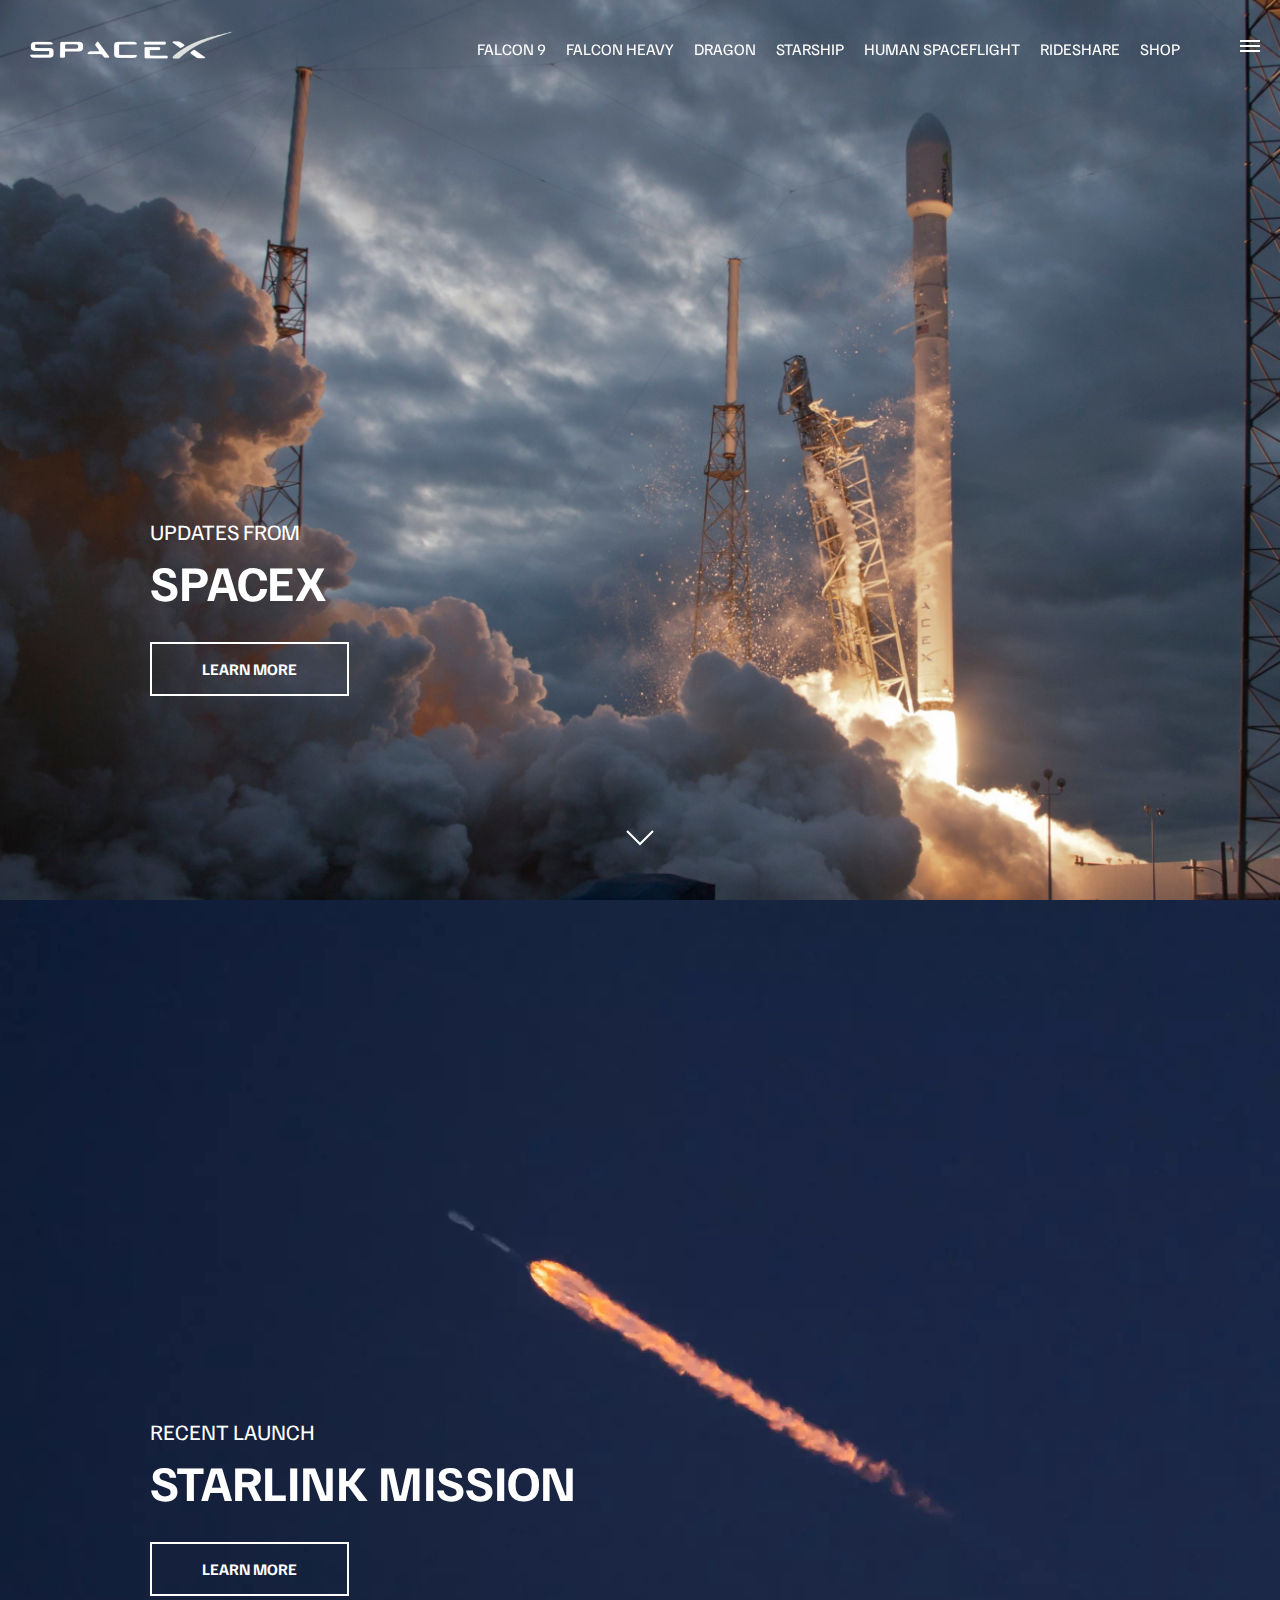
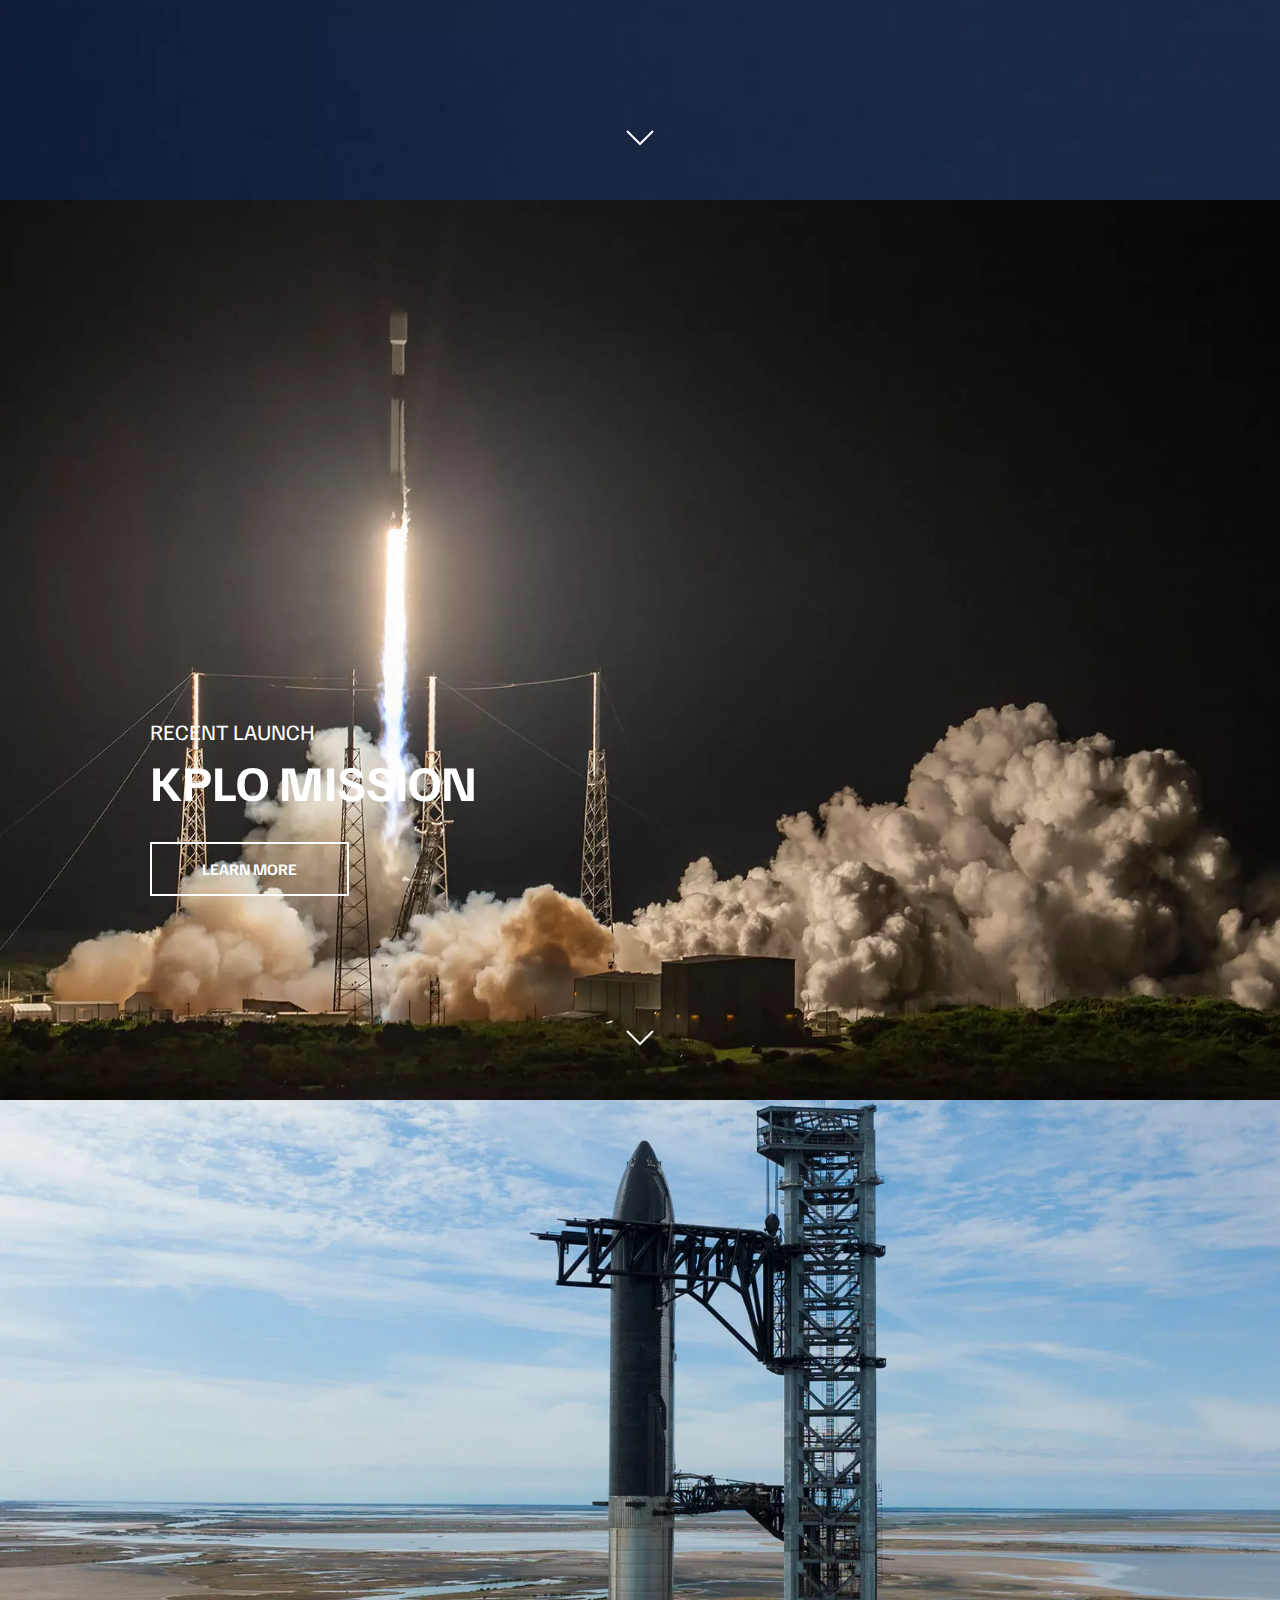
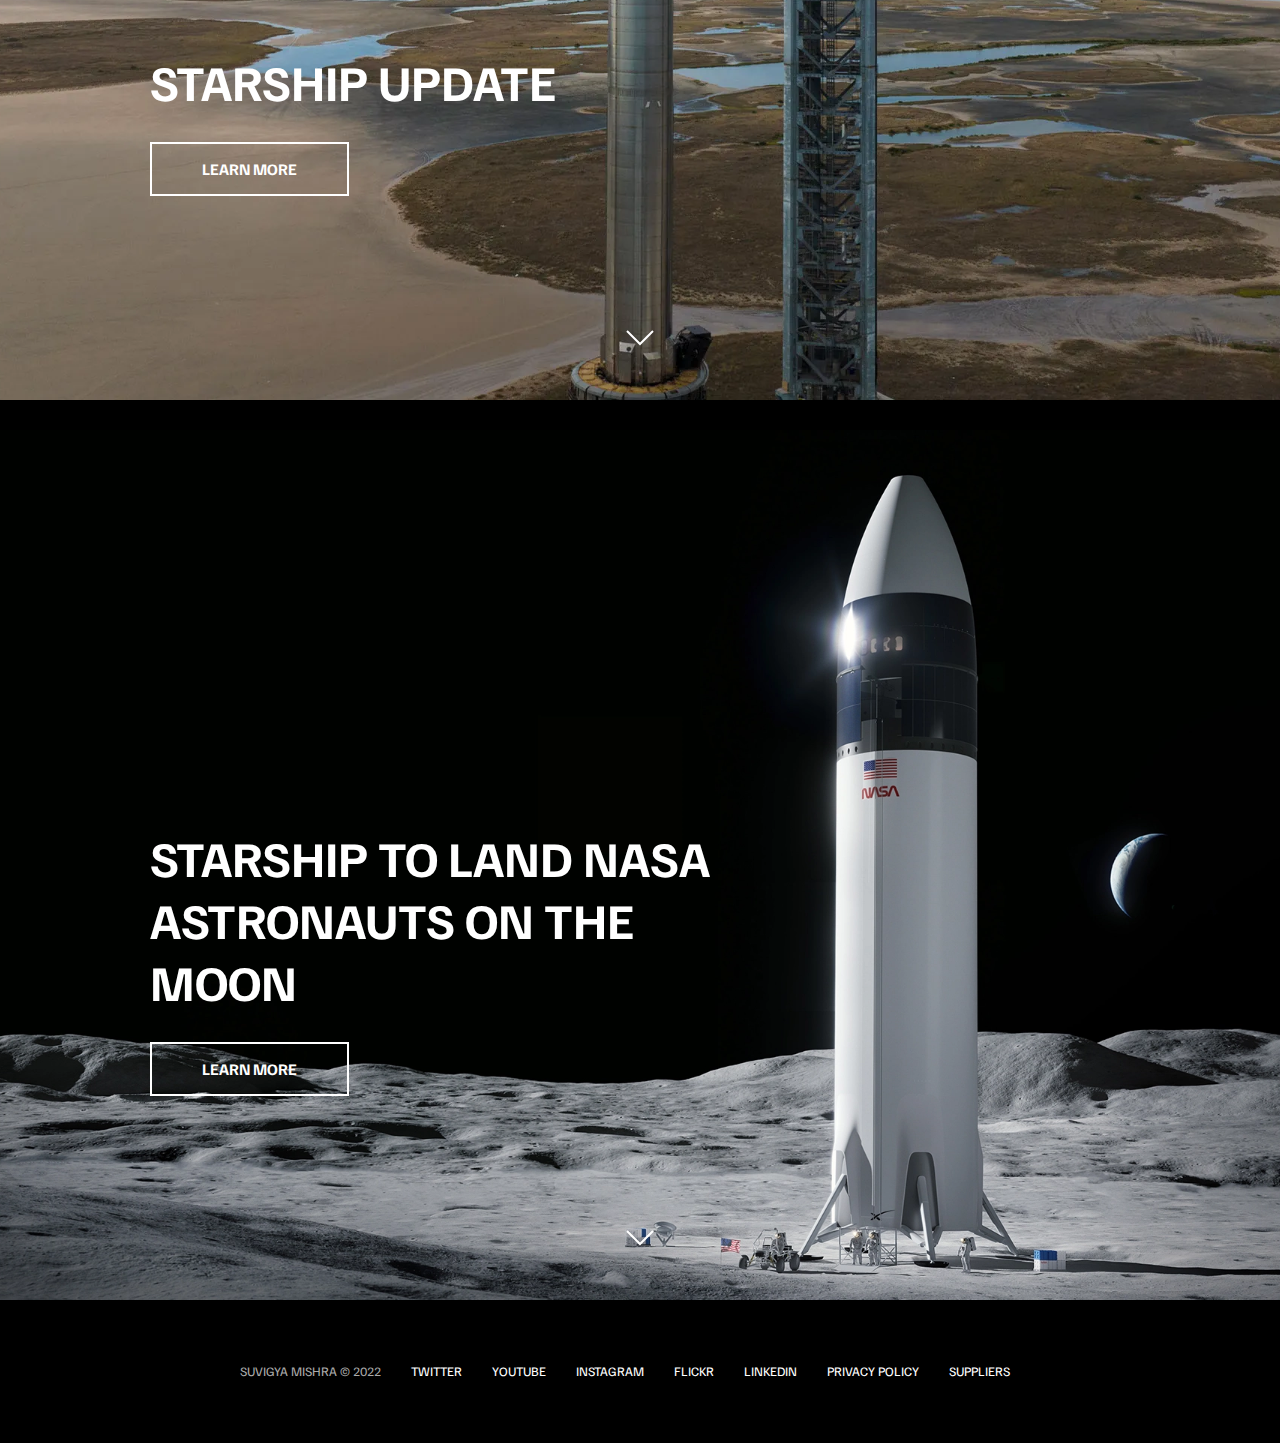
<file: index.html>
<!DOCTYPE html>
<html lang="en">
  <head>
    <meta charset="UTF-8" />
    <meta http-equiv="X-UA-Compatible" content="IE=edge" />
    <meta name="viewport" content="width=device-width, initial-scale=1.0" />
    <link rel="stylesheet" href="css/style.css" />
    <script src="js/script.js" defer></script>
    <title>MySpaceX</title>
  </head>
  <body>
    <div id="overlay"></div>
    <div id="mobile-menu" class="mobile-main-menu">
      <ul>
        <li>
          <a href="https://www.spacex.com/mission/" target="_blank">Missions</a>
        </li>
        <li>
          <a href="https://www.spacex.com/launches/" target="_blank"
            >Launches</a
          >
        </li>
        <li>
          <a href="https://www.spacex.com/careers/" target="_blank">Careers</a>
        </li>
        <li>
          <a href="https://www.spacex.com/updates/" target="_blank">Updates</a>
        </li>
        <li><a href="https://shop.spacex.com/" target="_blank">Shop</a></li>

        <li class="mobile-only"><a href="falcon9.html">Falcon 9</a></li>
        <li class="mobile-only">
          <a href="falcon-heavy.html">Falcon Heavy</a>
        </li>
        <li class="mobile-only"><a href="dragon.html">Dragon</a></li>
        <li class="mobile-only">
          <a href="https://www.spacex.com/vehicles/starship/" target="_blank"
            >Starship</a
          >
        </li>
        <li class="mobile-only">
          <a href="https://www.spacex.com/human-spaceflight/" target="_blank"
            >Human SpaceFlight</a
          >
        </li>
        <li class="mobile-only">
          <a href="https://www.spacex.com/rideshare/" target="_blank"
            >Rideshare</a
          >
        </li>
      </ul>
    </div>
    <header class="main-header">
      <div class="logo">
        <a href="index.html">
          <img src="img/logo.png" alt="My SpaceX" />
        </a>
      </div>
      <nav class="desktop-main-menu">
        <ul>
          <li><a href="falcon9.html">Falcon 9</a></li>
          <li><a href="falcon-heavy.html">Falcon Heavy</a></li>
          <li><a href="dragon.html">Dragon</a></li>
          <li>
            <a href="https://www.spacex.com/vehicles/starship/" target="_blank"
              >Starship</a
            >
          </li>
          <li>
            <a href="https://www.spacex.com/human-spaceflight/" target="_blank"
              >Human SpaceFlight</a
            >
          </li>
          <li>
            <a href="https://www.spacex.com/rideshare/" target="_blank"
              >Rideshare</a
            >
          </li>
          <li><a href="https://shop.spacex.com/" target="_blank">Shop</a></li>
        </ul>
      </nav>
    </header>

    <!-- Hamburger Menu -->

    <button id="menu-btn" class="hamburger" type="button">
      <span class="hamburger-top"></span>
      <span class="hamburger-middle"></span>
      <span class="hamburger-bottom"></span>
    </button>

    <!-- Section A -->

    <section class="section-a">
      <div class="section-inner">
        <h4>Updates From</h4>
        <h2>SpaceX</h2>
        <a
          href="https://www.spacex.com/updates/#direct2cell"
          target="_blank"
          class="btn"
        >
          <div class="hover"></div>
          <span>Learn More</span>
        </a>
      </div>
      <div class="scroll-arrow">
        <svg width="30px" height="20px">
          <path
            stroke="#ffffff"
            fill="none"
            stroke-width="2px"
            d="M2.000,5.000 L15.000,18.000 L28.000,5.000 "
          ></path>
        </svg>
      </div>
    </section>

    <!-- Section B -->

    <section class="section-b">
      <div class="section-inner">
        <h4>Recent Launch</h4>
        <h2>Starlink Mission</h2>
        <a
          href="https://www.spacex.com/launches/sl3-4/"
          target="_blank"
          class="btn"
        >
          <div class="hover"></div>
          <span>Learn More</span>
        </a>
      </div>
      <div class="scroll-arrow">
        <svg width="30px" height="20px">
          <path
            stroke="#ffffff"
            fill="none"
            stroke-width="2px"
            d="M2.000,5.000 L15.000,18.000 L28.000,5.000 "
          ></path>
        </svg>
      </div>
    </section>

    <!-- Section C -->

    <section class="section-c">
      <div class="section-inner">
        <h4>Recent Launch</h4>
        <h2>KPLO Mission</h2>
        <a
          href="https://www.spacex.com/launches/kplo/"
          target="_blank"
          class="btn"
        >
          <div class="hover"></div>
          <span>Learn More</span>
        </a>
      </div>
      <div class="scroll-arrow">
        <svg width="30px" height="20px">
          <path
            stroke="#ffffff"
            fill="none"
            stroke-width="2px"
            d="M2.000,5.000 L15.000,18.000 L28.000,5.000 "
          ></path>
        </svg>
      </div>
    </section>

    <!-- Section D -->

    <section class="section-d">
      <div class="section-inner">
        <h2>Starship Update</h2>
        <a
          href="https://www.spacex.com/updates/#starship-update"
          target="_blank"
          class="btn"
        >
          <div class="hover"></div>
          <span>Learn More</span>
        </a>
      </div>
      <div class="scroll-arrow">
        <svg width="30px" height="20px">
          <path
            stroke="#ffffff"
            fill="none"
            stroke-width="2px"
            d="M2.000,5.000 L15.000,18.000 L28.000,5.000 "
          ></path>
        </svg>
      </div>
    </section>

    <!-- Section E -->

    <section class="section-e">
      <div class="section-inner">
        <h2>Starship to land NASA Astronauts on the moon</h2>
        <a
          href="https://www.spacex.com/updates/#starship-moon-announcement"
          target="_blank"
          class="btn"
        >
          <div class="hover"></div>
          <span>Learn More</span>
        </a>
      </div>
      <div class="scroll-arrow">
        <svg width="30px" height="20px">
          <path
            stroke="#ffffff"
            fill="none"
            stroke-width="2px"
            d="M2.000,5.000 L15.000,18.000 L28.000,5.000 "
          ></path>
        </svg>
      </div>
    </section>

    <footer>
      <ul>
        <li>Suvigya Mishra &copy; 2022</li>
        <li>
          <a href="https://twitter.com/spacex" target="_blank">Twitter</a>
        </li>
        <li>
          <a href="https://www.youtube.com/spacex" target="_blank">YouTube</a>
        </li>
        <li>
          <a href="https://www.instagram.com/c0zyee/" target="_blank"
            >Instagram</a
          >
        </li>
        <li>
          <a href="https://www.flickr.com/photos/spacex" target="_blank"
            >Flickr</a
          >
        </li>
        <li>
          <a href="https://www.linkedin.com/in/suvigyamishra/" target="_blank"
            >LinkedIn</a
          >
        </li>
        <li>
          <a
            href="https://www.spacex.com/media/privacy_policy_spacex.pdf"
            target="_blank"
            >Privacy Policy</a
          >
        </li>
        <li>
          <a href="https://www.spacex.com/supplier/" target="_blank"
            >Suppliers</a
          >
        </li>
      </ul>
    </footer>
  </body>
</html>
</file>
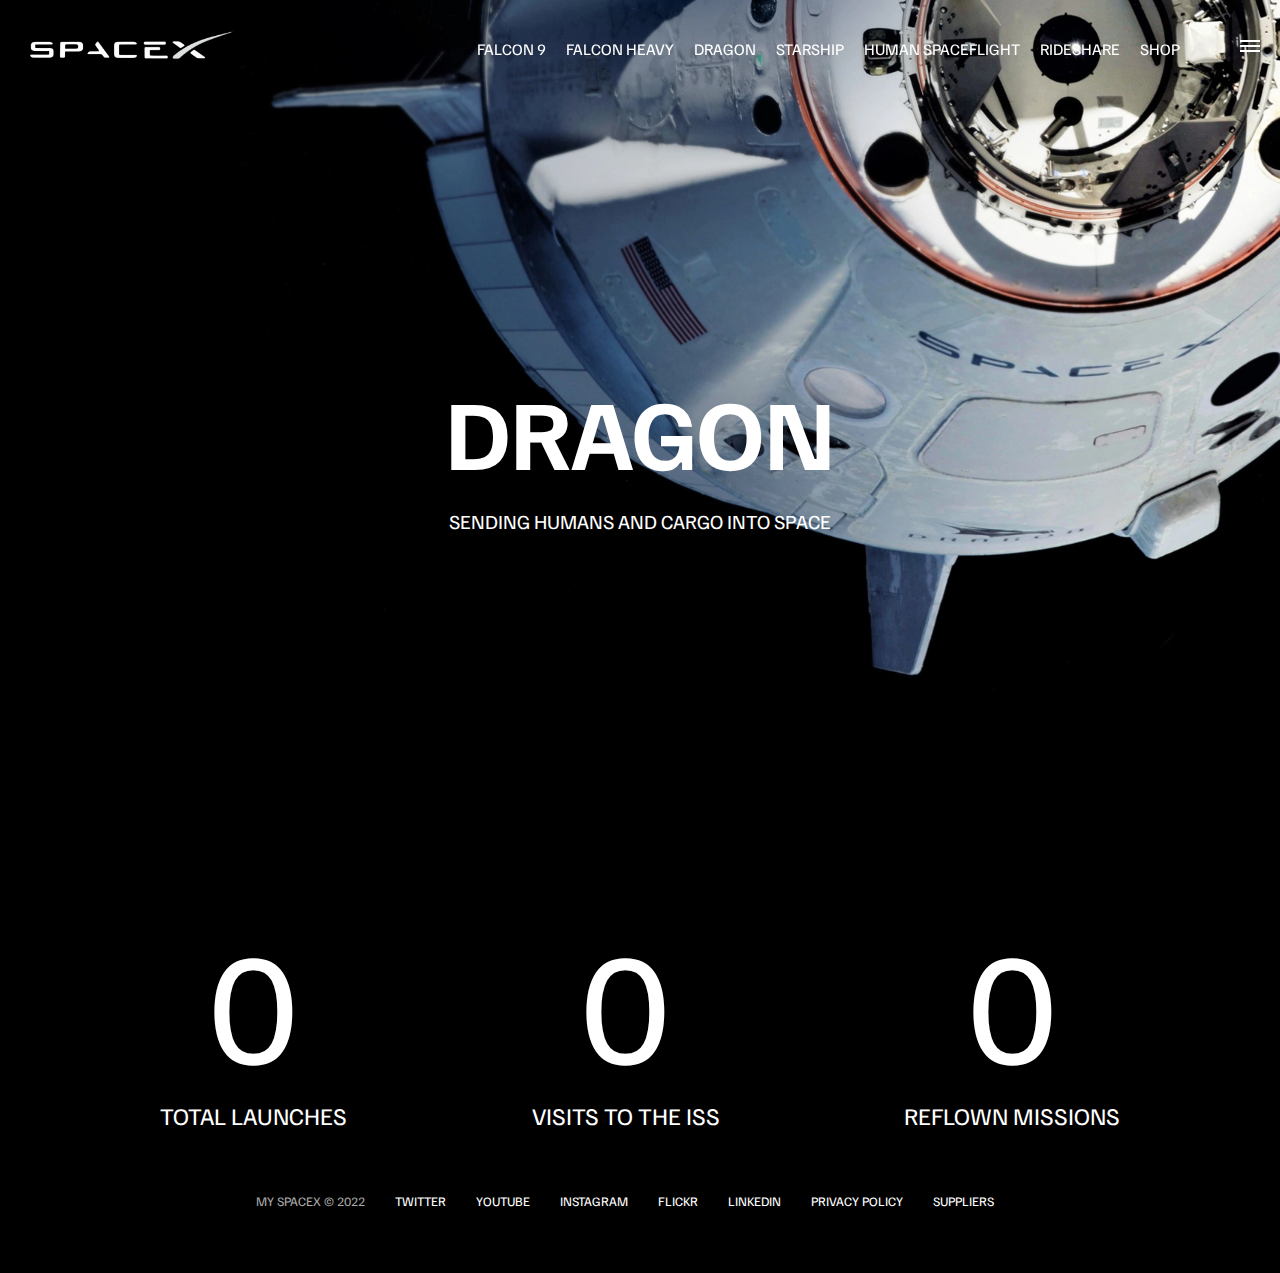
<file: dragon.html>
<!DOCTYPE html>
<html lang="en">
  <head>
    <meta charset="UTF-8" />
    <meta http-equiv="X-UA-Compatible" content="IE=edge" />
    <meta name="viewport" content="width=device-width, initial-scale=1.0" />
    <link rel="stylesheet" href="css/style.css" />
    <script src="js/script.js" defer></script>
    <title>MySpaceX-Dragon</title>
  </head>
  <body>
    <div id="overlay"></div>
    <div id="mobile-menu" class="mobile-main-menu">
      <ul>
        <li><a href="#">Missions</a></li>
        <li><a href="#">Launches</a></li>
        <li><a href="#">Careers</a></li>
        <li><a href="#">Updates</a></li>
        <li><a href="#">Shop</a></li>

        <li class="mobile-only"><a href="falcon9.html">Falcon 9</a></li>
        <li class="mobile-only">
          <a href="falcon-heavy.html">Falcon Heavy</a>
        </li>
        <li class="mobile-only"><a href="dragon.html">Dragon</a></li>
        <li class="mobile-only">
          <a href="https://www.spacex.com/vehicles/starship/" target="_blank"
            >Starship</a
          >
        </li>
        <li class="mobile-only">
          <a href="https://www.spacex.com/human-spaceflight/" target="_blank"
            >Human SpaceFlight</a
          >
        </li>
        <li class="mobile-only">
          <a href="https://www.spacex.com/rideshare/" target="_blank"
            >Rideshare</a
          >
        </li>
      </ul>
    </div>
    <header class="main-header">
      <div class="logo">
        <a href="index.html">
          <img src="img/logo.png" alt="My SpaceX" />
        </a>
      </div>
      <nav class="desktop-main-menu">
        <ul>
          <li><a href="falcon9.html">Falcon 9</a></li>
          <li><a href="falcon-heavy.html">Falcon Heavy</a></li>
          <li><a href="dragon.html">Dragon</a></li>
          <li>
            <a href="https://www.spacex.com/vehicles/starship/" target="_blank"
              >Starship</a
            >
          </li>
          <li>
            <a href="https://www.spacex.com/human-spaceflight/" target="_blank"
              >Human SpaceFlight</a
            >
          </li>
          <li>
            <a href="https://www.spacex.com/rideshare/" target="_blank"
              >Rideshare</a
            >
          </li>
          <li><a href="https://shop.spacex.com/" target="_blank">Shop</a></li>
        </ul>
      </nav>
    </header>

    <!-- Hamburger Menu -->

    <button id="menu-btn" class="hamburger" type="button">
      <span class="hamburger-top"></span>
      <span class="hamburger-middle"></span>
      <span class="hamburger-bottom"></span>
    </button>

    <section class="section-animate bg-dragon"></section>
    <div class="section-inner-center">
      <h3>Dragon</h3>
      <p>SENDING HUMANS AND CARGO INTO SPACE</p>
    </div>

    <div class="stats">
      <div>
        <span class="counter" data-target="35">0</span>
        <h4>Total Launches</h4>
      </div>
      <div>
        <span class="counter" data-target="32">0</span>
        <h4>Visits To The ISS</h4>
      </div>
      <div>
        <span class="counter" data-target="15">0</span>
        <h4>Reflown Missions</h4>
      </div>
    </div>

    <footer>
      <ul>
        <li>My SpaceX &copy; 2022</li>
        <li>
          <a href="https://twitter.com/spacex" target="_blank">Twitter</a>
        </li>
        <li>
          <a href="https://www.youtube.com/spacex" target="_blank">YouTube</a>
        </li>
        <li>
          <a href="https://www.instagram.com/c0zyee/" target="_blank"
            >Instagram</a
          >
        </li>
        <li>
          <a href="https://www.flickr.com/photos/spacex" target="_blank"
            >Flickr</a
          >
        </li>
        <li>
          <a href="https://www.linkedin.com/in/suvigyamishra/" target="_blank"
            >LinkedIn</a
          >
        </li>
        <li>
          <a
            href="https://www.spacex.com/media/privacy_policy_spacex.pdf"
            target="_blank"
            >Privacy Policy</a
          >
        </li>
        <li>
          <a href="https://www.spacex.com/supplier/" target="_blank"
            >Suppliers</a
          >
        </li>
      </ul>
    </footer>
  </body>
</html>
</file>
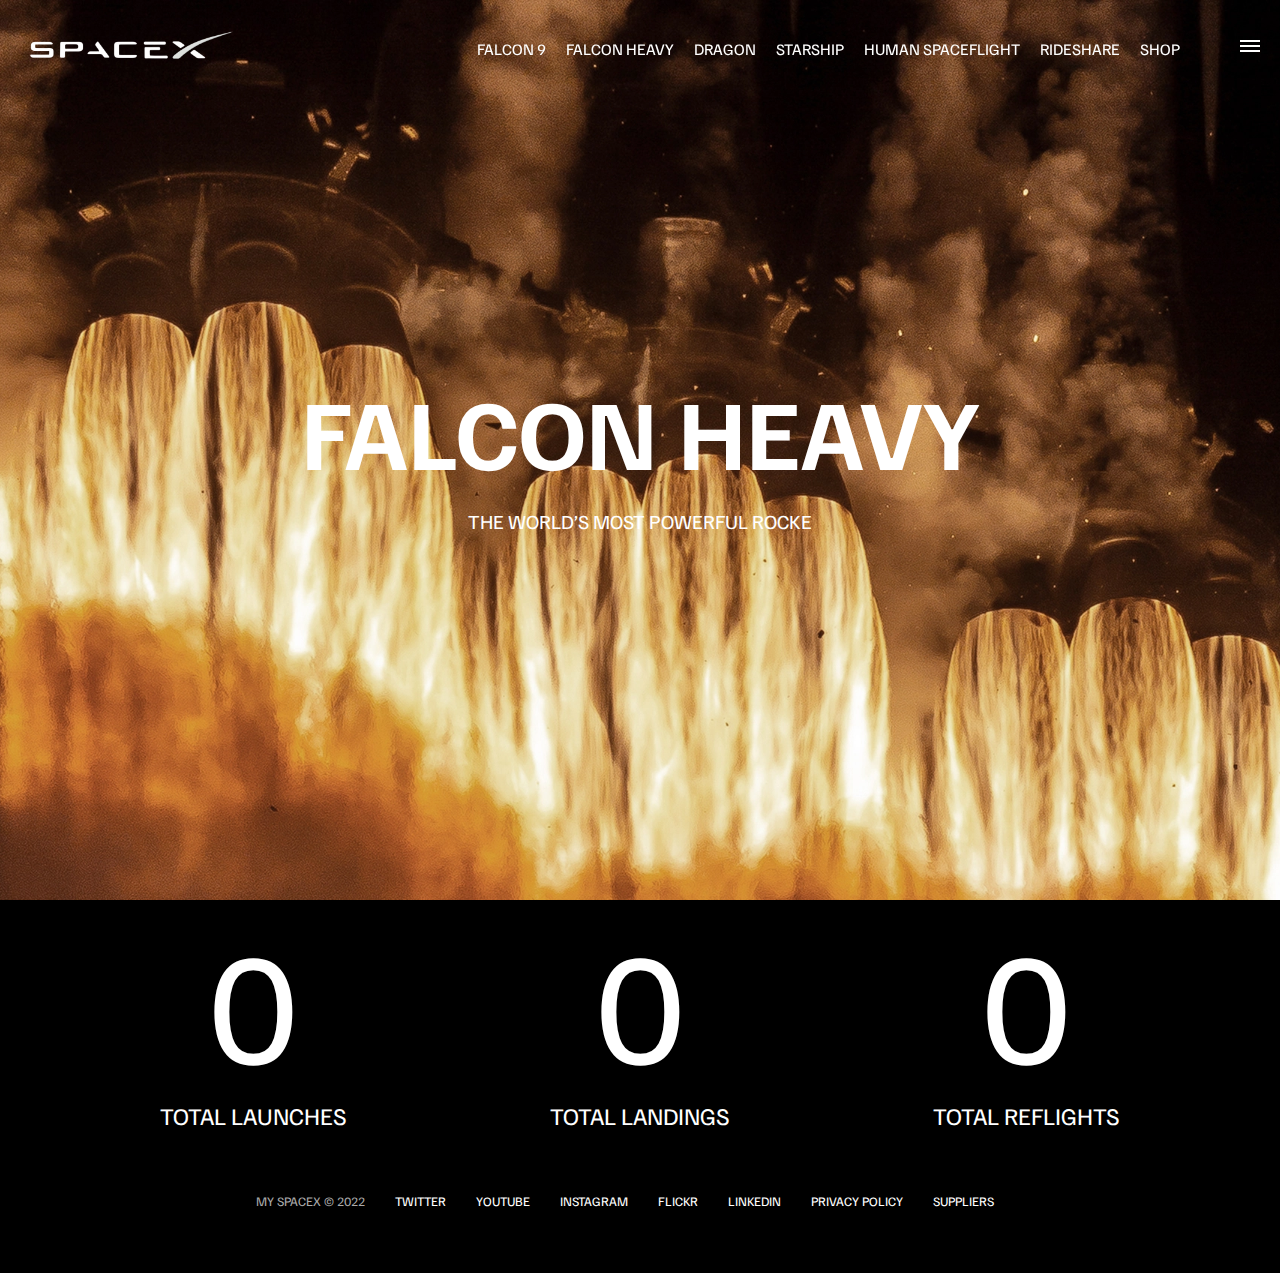
<file: falcon-heavy.html>
<!DOCTYPE html>
<html lang="en">
  <head>
    <meta charset="UTF-8" />
    <meta http-equiv="X-UA-Compatible" content="IE=edge" />
    <meta name="viewport" content="width=device-width, initial-scale=1.0" />
    <link rel="stylesheet" href="css/style.css" />
    <script src="js/script.js" defer></script>
    <title>MySpaceX-Falcon Heavy</title>
  </head>
  <body>
    <div id="overlay"></div>
    <div id="mobile-menu" class="mobile-main-menu">
      <ul>
        <li><a href="#">Missions</a></li>
        <li><a href="#">Launches</a></li>
        <li><a href="#">Careers</a></li>
        <li><a href="#">Updates</a></li>
        <li><a href="#">Shop</a></li>

        <li class="mobile-only"><a href="falcon9.html">Falcon 9</a></li>
        <li class="mobile-only">
          <a href="falcon-heavy.html">Falcon Heavy</a>
        </li>
        <li class="mobile-only">
          <a href="dragon.html" target="_blank">Dragon</a>
        </li>
        <li class="mobile-only">
          <a href="https://www.spacex.com/vehicles/starship/" target="_blank"
            >Starship</a
          >
        </li>
        <li class="mobile-only">
          <a href="https://www.spacex.com/human-spaceflight/" target="_blank"
            >Human SpaceFlight</a
          >
        </li>
        <li class="mobile-only">
          <a href="https://www.spacex.com/rideshare/" target="_blank"
            >Rideshare</a
          >
        </li>
      </ul>
    </div>
    <header class="main-header">
      <div class="logo">
        <a href="index.html">
          <img src="img/logo.png" alt="My SpaceX" />
        </a>
      </div>
      <nav class="desktop-main-menu">
        <ul>
          <li><a href="falcon9.html">Falcon 9</a></li>
          <li><a href="falcon-heavy.html">Falcon Heavy</a></li>
          <li><a href="dragon.html">Dragon</a></li>
          <li>
            <a href="https://www.spacex.com/vehicles/starship/" target="_blank"
              >Starship</a
            >
          </li>
          <li>
            <a href="https://www.spacex.com/human-spaceflight/" target="_blank"
              >Human SpaceFlight</a
            >
          </li>
          <li>
            <a href="https://www.spacex.com/rideshare/" target="_blank"
              >Rideshare</a
            >
          </li>
          <li><a href="https://shop.spacex.com/" target="_blank">Shop</a></li>
        </ul>
      </nav>
    </header>

    <!-- Hamburger Menu -->

    <button id="menu-btn" class="hamburger" type="button">
      <span class="hamburger-top"></span>
      <span class="hamburger-middle"></span>
      <span class="hamburger-bottom"></span>
    </button>

    <section class="section-animate bg-falcon-heavy"></section>
    <div class="section-inner-center">
      <h3>Falcon Heavy</h3>
      <p>THE WORLD’S MOST POWERFUL ROCKE</p>
    </div>

    <div class="stats">
      <div>
        <span class="counter" data-target="3">0</span>
        <h4>Total Launches</h4>
      </div>
      <div>
        <span class="counter" data-target="7">0</span>
        <h4>Total Landings</h4>
      </div>
      <div>
        <span class="counter" data-target="4">0</span>
        <h4>Total ReFlights</h4>
      </div>
    </div>

    <footer>
      <ul>
        <li>My SpaceX &copy; 2022</li>
        <li>
          <a href="https://twitter.com/spacex" target="_blank">Twitter</a>
        </li>
        <li>
          <a href="https://www.youtube.com/spacex" target="_blank">YouTube</a>
        </li>
        <li>
          <a href="https://www.instagram.com/c0zyee/" target="_blank"
            >Instagram</a
          >
        </li>
        <li>
          <a href="https://www.flickr.com/photos/spacex" target="_blank"
            >Flickr</a
          >
        </li>
        <li>
          <a href="https://www.linkedin.com/in/suvigyamishra/" target="_blank"
            >LinkedIn</a
          >
        </li>
        <li>
          <a
            href="https://www.spacex.com/media/privacy_policy_spacex.pdf"
            target="_blank"
            >Privacy Policy</a
          >
        </li>
        <li>
          <a href="https://www.spacex.com/supplier/" target="_blank"
            >Suppliers</a
          >
        </li>
      </ul>
    </footer>
  </body>
</html>
</file>
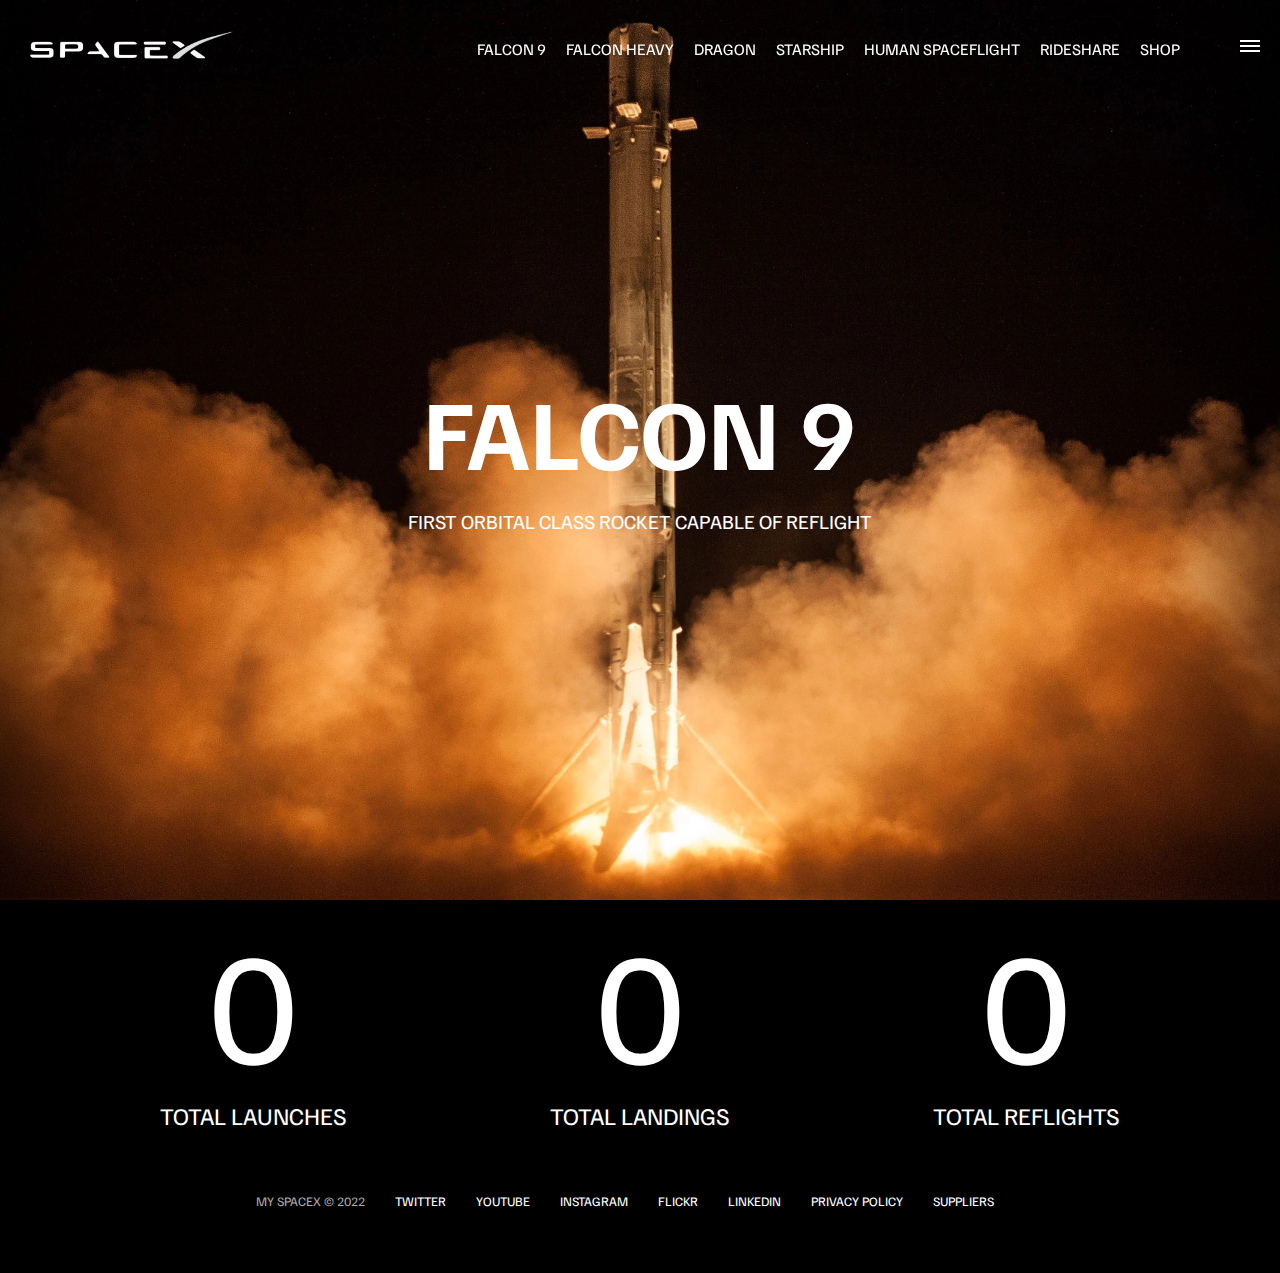
<file: falcon9.html>
<!DOCTYPE html>
<html lang="en">
  <head>
    <meta charset="UTF-8" />
    <meta http-equiv="X-UA-Compatible" content="IE=edge" />
    <meta name="viewport" content="width=device-width, initial-scale=1.0" />
    <link rel="stylesheet" href="css/style.css" />
    <script src="js/script.js" defer></script>
    <title>MySpaceX-Falcon 9</title>
  </head>
  <body>
    <div id="overlay"></div>
    <div id="mobile-menu" class="mobile-main-menu">
      <ul>
        <li><a href="#">Missions</a></li>
        <li><a href="#">Launches</a></li>
        <li><a href="#">Careers</a></li>
        <li><a href="#">Updates</a></li>
        <li><a href="#">Shop</a></li>

        <li class="mobile-only"><a href="falcon9.html">Falcon 9</a></li>
        <li class="mobile-only">
          <a href="falcon-heavy.html">Falcon Heavy</a>
        </li>
        <li class="mobile-only"><a href="dragon.html">Dragon</a></li>
        <li class="mobile-only">
          <a href="https://www.spacex.com/vehicles/starship/" target="_blank"
            >Starship</a
          >
        </li>
        <li class="mobile-only">
          <a href="https://www.spacex.com/human-spaceflight/" target="_blank"
            >Human SpaceFlight</a
          >
        </li>
        <li class="mobile-only">
          <a href="https://www.spacex.com/rideshare/" target="_blank"
            >Rideshare</a
          >
        </li>
      </ul>
    </div>
    <header class="main-header">
      <div class="logo">
        <a href="index.html">
          <img src="img/logo.png" alt="My SpaceX" />
        </a>
      </div>
      <nav class="desktop-main-menu">
        <ul>
          <li><a href="falcon9.html">Falcon 9</a></li>
          <li><a href="falcon-heavy.html">Falcon Heavy</a></li>
          <li><a href="dragon.html">Dragon</a></li>
          <li>
            <a href="https://www.spacex.com/vehicles/starship/" target="_blank"
              >Starship</a
            >
          </li>
          <li>
            <a href="https://www.spacex.com/human-spaceflight/" target="_blank"
              >Human SpaceFlight</a
            >
          </li>
          <li>
            <a href="https://www.spacex.com/rideshare/" target="_blank"
              >Rideshare</a
            >
          </li>
          <li><a href="https://shop.spacex.com/">Shop</a></li>
        </ul>
      </nav>
    </header>

    <!-- Hamburger Menu -->

    <button id="menu-btn" class="hamburger" type="button">
      <span class="hamburger-top"></span>
      <span class="hamburger-middle"></span>
      <span class="hamburger-bottom"></span>
    </button>

    <section class="section-animate bg-falcon-9"></section>
    <div class="section-inner-center">
      <h3>Falcon 9</h3>
      <p>FIRST ORBITAL CLASS ROCKET CAPABLE OF REFLIGHT</p>
    </div>

    <div class="stats">
      <div>
        <span class="counter" data-target="172">0</span>
        <h4>Total Launches</h4>
      </div>
      <div>
        <span class="counter" data-target="132">0</span>
        <h4>Total Landings</h4>
      </div>
      <div>
        <span class="counter" data-target="111">0</span>
        <h4>Total ReFlights</h4>
      </div>
    </div>

    <footer>
      <ul>
        <li>My SpaceX &copy; 2022</li>
        <li>
          <a href="https://twitter.com/spacex" target="_blank">Twitter</a>
        </li>
        <li>
          <a href="https://www.youtube.com/spacex" target="_blank">YouTube</a>
        </li>
        <li>
          <a href="https://www.instagram.com/c0zyee/" target="_blank"
            >Instagram</a
          >
        </li>
        <li>
          <a href="https://www.flickr.com/photos/spacex" target="_blank"
            >Flickr</a
          >
        </li>
        <li>
          <a href="https://www.linkedin.com/in/suvigyamishra/" target="_blank"
            >LinkedIn</a
          >
        </li>
        <li>
          <a
            href="https://www.spacex.com/media/privacy_policy_spacex.pdf"
            target="_blank"
            >Privacy Policy</a
          >
        </li>
        <li>
          <a href="https://www.spacex.com/supplier/" target="_blank"
            >Suppliers</a
          >
        </li>
      </ul>
    </footer>
  </body>
</html>
</file>
<file: css/style.css>
@import url('https://fonts.googleapis.com/css2?family=Familjen+Grotesk:wght@400;600;700&display=swap');

*, *::before, *::after{
    margin: 0;
    padding: 0;
    box-sizing: border-box;
}

body {
    font-family: 'Familjen Grotesk', sans-serif;
    background: black;
    color: white;
}

a {
    text-decoration: none;
    color: white;
}

ul {
    list-style: none;
}

/* Header/Navbar */

.main-header{
    position: fixed;
    top: 0;
    left: 0;
    width: 100%;
    z-index: 3;
    display: flex;
    justify-content: space-between;
    align-items: center;
    text-transform: uppercase;
    height: 100px;
    padding: 0 30px;
}

/* Logo */

.logo{
    width: 210px;
    height: auto;
}

.logo img{
    display: block;
    width: 100%;
    height: auto;
}

/* Desktop Menu */

.desktop-main-menu{
    margin-right: 50px;
}

.desktop-main-menu ul{
    display: flex;
}

.desktop-main-menu ul li{
    position: relative;
    margin-right: 20px;
    padding-bottom: 2px;
}

/* Navbar item bottom line */

.desktop-main-menu ul li a::after{
    content: '';
    position: absolute;
    bottom: 0;
    left: 0;
    width: 100%;
    height: 1px;
    background: white;
    transform: scaleX(0);
    transition: transform 0.6s cubic-bezier(0.19,1,0.22,1);
    transform-origin: right-center;
}

.desktop-main-menu ul li a:hover::after{
    transform: scaleX(1);
    transform-origin: left-center;
    transition-duration: 0.4s;
}

/* Sections */

section{
    position: relative;
    height: 100vh;
    background-position: center center;
    background-repeat: no-repeat;
    background-size: cover;
    text-transform: uppercase;
}

.section-inner{
    position: absolute;
    bottom: 200px;
    left: 150px;
    max-width: 560px; 
}

.section-inner h4{
    font-size: 22px;
    margin-bottom: 5px;
    font-weight: 300;
    animation: fadeInUp 0.5s ease-in-out;
}

.section-inner h2{
    font-size: 50px;
    font-weight: 700;
    margin-bottom: 20px;
    animation: fadeInUp 0.5s ease-in-out 0.2s;
    animation-fill-mode: both; /*Stop from showing at the start*/ 
}

.section-inner a{
    animation: fadeInUp 0.5s ease-in-out 0.4s;
    animation-fill-mode: both; /*Stop from showing at the start*/
}

/* Background Images */

.section-a {
    background-image: url(../img/section-a.webp);
}

.section-b {
    background-image: url(../img/section-b.webp);
}

.section-c {
    background-image: url(../img/section-d.webp);
}

.section-d {
    background-image: url(../img/section-e.webp);
}

.section-e {
    background-image: url(../img/section-f.webp);
}

.btn{
    position: relative;
    display: inline-block;
    cursor: pointer;
    text-align: center;
    min-width: 130px;
    padding: 15px 50px;
    margin-top: 10px;
    border: 2px solid white;
    text-transform: uppercase;
    font-weight: bold;
    overflow: hidden;
    z-index: 2;
}

.btn:hover span{
    color: black;
}

.btn .hover{
    position: absolute;
    top: 0;
    left: 0;
    width: 100%;
    height: 100%;
    background-color: white;
    color: black;
    z-index: -1;
    transform: translateY(100%);
    transition: transform 0.5s cubic-bezier(0.19,1,0.22,1);
}

.btn:hover .hover{
    transform: translateY(0);
}

.scroll-arrow{
    position: absolute;
    bottom: 50px;
    left: 50%;
    transform: translateX(-50%);
    animation: fadeBounce 5s infinite;
}

/* Footer */

footer{
    position: relative;
    padding: 55px 0;
}

footer ul{
    display: flex;
    justify-content: center;
    align-items: center;
    flex-wrap: wrap;
}

footer ul li{
    margin-right: 30px;
    color: #aaa;
    text-transform: uppercase;
    font-size: 13px;
    line-height: 2.5;
}

footer ul li a{
    color: white;
    transition: color 0.6s;
}

footer ul li a:hover{
    color: #aaa;
}

/* Hamburger Menu */

.hamburger{
    position: fixed;
    top: 40px;
    right: 20px;
    z-index: 10;
    cursor: pointer;
    width: 20px;
    height: 20px;
    background: none;
    border: none;
}

.hamburger-top,
.hamburger-middle,
.hamburger-bottom{
    position: absolute;
    width: 20px;
    height: 2px;
    top: 0;
    left: 0;
    background: white;
    transition: all 0.5s;
}

.hamburger-middle{
    transform: translateY(5px);
}

.hamburger-bottom{
    transform: translateY(10px);
}

.open{
    transform: rotate(90deg);
}

.open .hamburger-top{
    transform: rotate(45deg) translateY(6px) translateX(6px);
}

.open .hamburger-middle{
    display: none;
}

.open .hamburger-bottom{
    transform: rotate(-45deg) translateY(6px) translateX(-6px);
}

/* Overlay */

.overlay-show{
    position: fixed;
    top: 0;
    left: 0;
    width: 100%;
    height: 100%;
    background-color: rgba(0,0,0,0.5);
    z-index: 3;
}

.stop-scrolling{
    overflow: hidden;
}

.mobile-only{
    display: none;
}

/* Mobile Menu */

.mobile-main-menu{
    position: fixed;
    top: 0;
    right: 0;
    width: 350px;
    height: 100%;
    background: black;
    z-index: 4;
    display: flex;
    align-items: center;
    justify-content: center;
    transform: translateX(100%);
    transition: transform 0.6s cubic-bezier(0.19,1,0.22,1);
}

.show-menu{
    transform: translateX(0);
}

.mobile-main-menu ul{
    display: flex;
    flex-direction: column;
    align-items: end;
    justify-content: center;
    padding: 50px;
    width: 100%;
}

.mobile-main-menu ul li{
    margin-bottom: 20px;
    font-size: 18px;
    text-transform: uppercase;
    border-bottom: 1px #555 dotted;
    width: 100%;
    text-align: right;
    padding-bottom: 8px;
}

.mobile-main-menu ul li a{
    color: white;
    transition: color 0.6s;
}

.mobile-main-menu ul li a:hover{
    color: #aaa;
}

/* Inner Pages */

.bg-falcon-9{
    background-image: url(../img/falcon-9.webp);
}

.bg-falcon-heavy{
    background-image: url(../img/falcon-heavy.webp);
}

.bg-dragon{
    background-image: url(../img/dragon.webp);
}

.section-animate{
    animation: fadeIn 2s ease-in-out;
}

.section-inner-center{
    position: absolute;
    top: 50%;
    left: 50%;
    transform: translate(-50%, -50%);
    text-transform: uppercase;
    text-align: center;
    width: 80%;
}

.section-inner-center h3{
    font-size: 100px;
    margin-bottom: 15px;
    animation: fadeInUp 0.5s ease-in-out;
}

.section-inner-center p{
    font-size: 20px;
    animation: fadeInUp 0.5s ease-in-out 0.2s;
    animation-fill-mode: both;
}

/* Stats */

.stats{
    max-width: 960px;
    margin: 0 auto;
    display: flex;
    align-items: center;
    justify-content: space-between;
    text-align: center;
    text-transform: uppercase;
}

.stats div span{
    font-size: 160px;
}

.stats div h4{
    font-size: 24px;
    font-weight: 300;
}

/* Animations */

@keyframes fadeInUp {
    0% {
        opacity: 0;
        transform: translateY(140px);
    }
    100% {
        opacity: 1;
        transform: translateY(0);
    }
}

@keyframes fadeIn {
    0% {
        opacity: 0;
    }
    100% {
        opacity: 1;
    }
}

@keyframes fadeBounce{
    0%,
    20%,
    50%,
    80%,
    100% {
        opacity: 0;
        transform: translateY(-20px);
    }

    40% {
        opacity: 1;
        transform: translateY(0);
    }
}

/* Media Queries */

@media(max-width: 960px){
    /* Hide desktop menu */
    .desktop-main-menu{
        display: none;
    }

    .mobile-only{
        display: block;
    }

    .section-inner-center h3{
        font-size: 75px;
    }
}

@media(max-width: 600px){
    .section-inner{
        bottom: 75px;
        left: 20px;
    }

    .section-inner h2{
        font-size: 40px;
    }

    footer ul li:first-child{
        position: absolute;
        top: 30px;
        left: 50%;
        transform: translate(-50%, -50%);
    }

    footer ul li{
        margin-right: 15px;
    }

    .logo{
        width: 150px;
        margin: auto;
    }

    .section-inner-center h3{
        font-size: 50px;
    }

    .stats{
        flex-direction: column;
    }

    .stats div{
        margin-bottom: 20px;
    }
}
</file>
